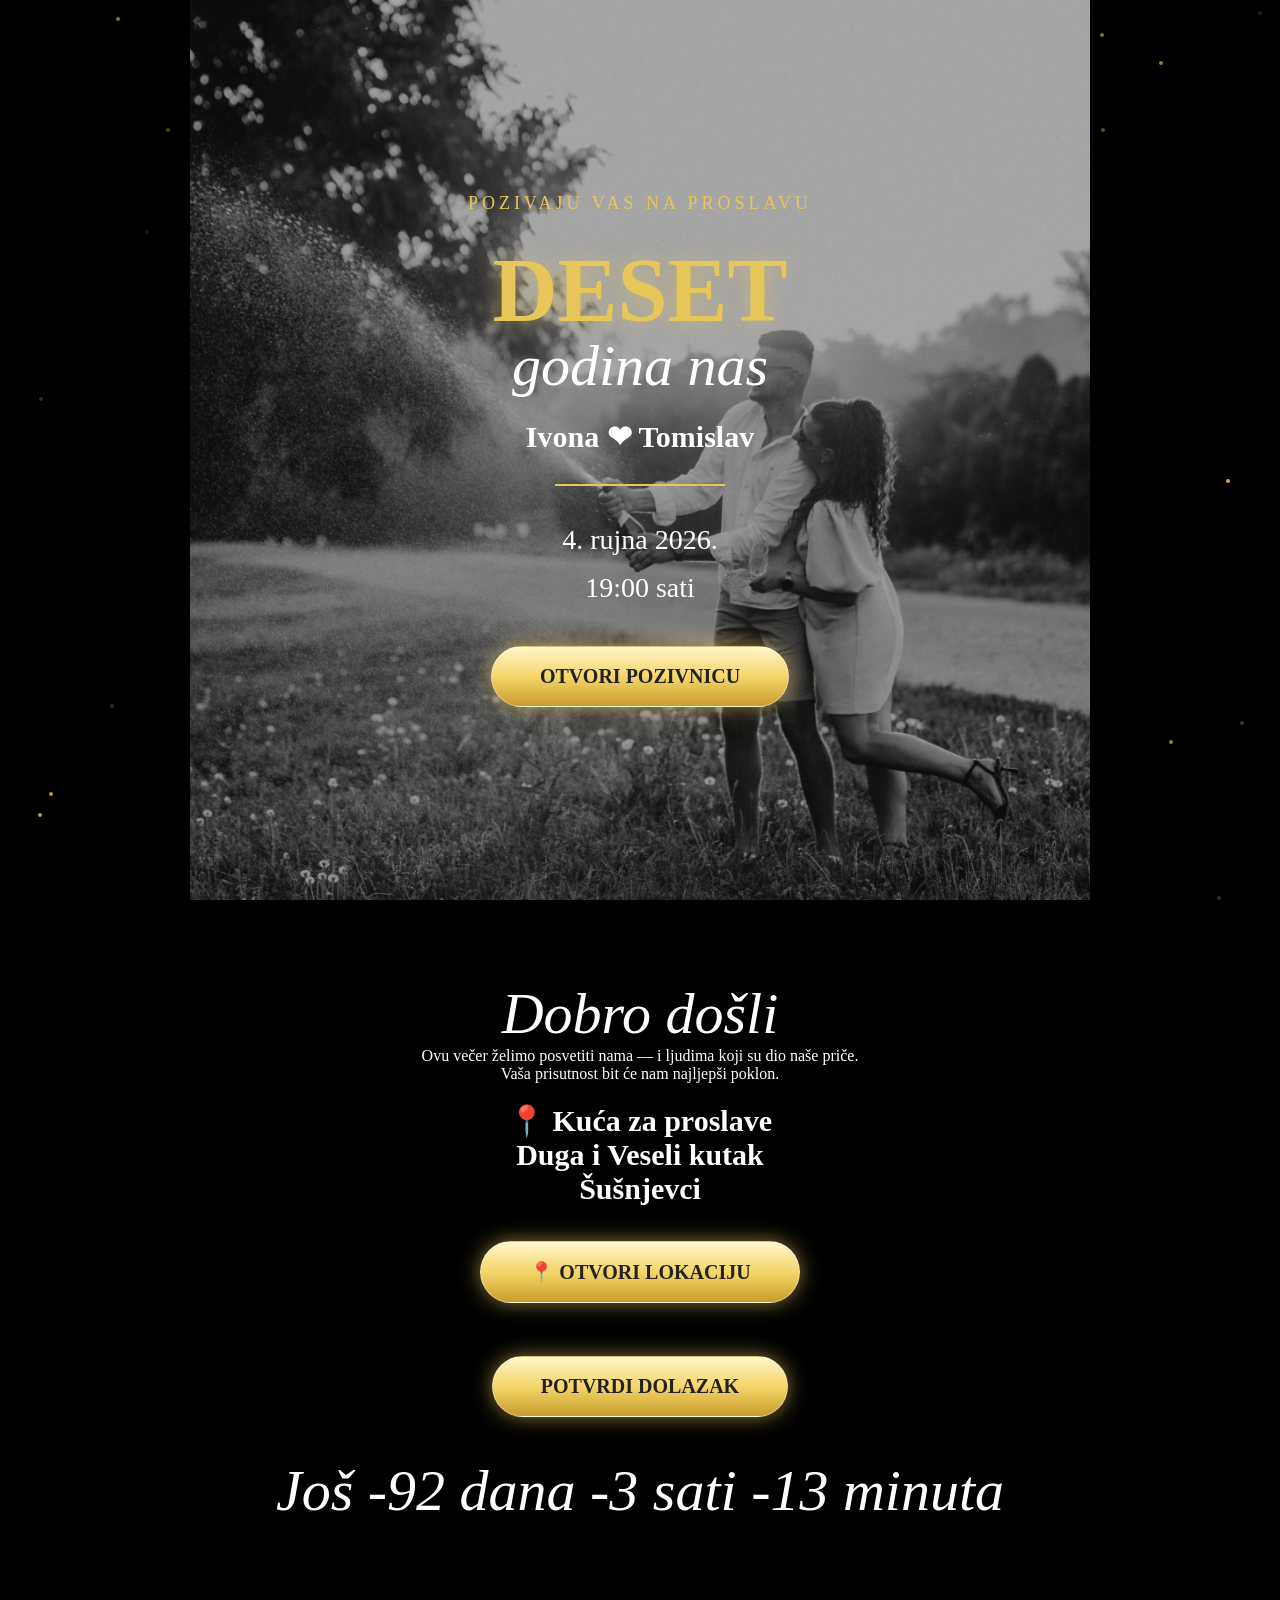
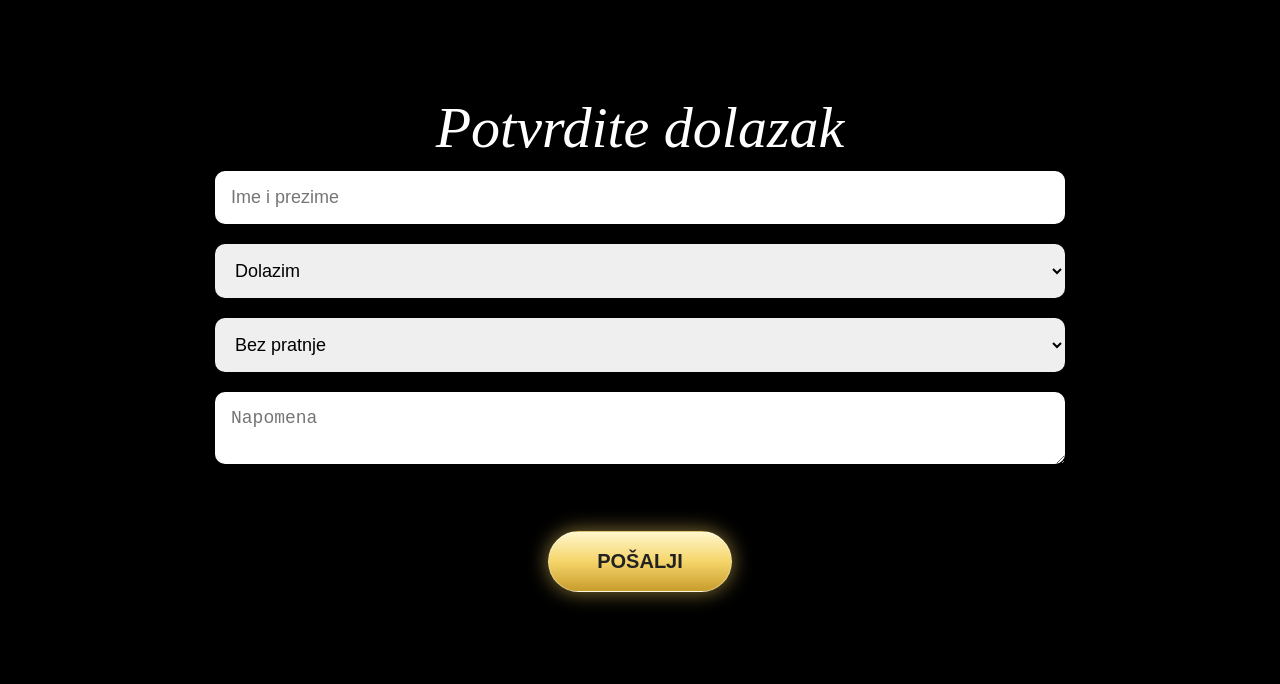
<file: index.html>
<!DOCTYPE html>
<html lang="hr">

<head>

<meta charset="UTF-8">

<meta name="viewport" content="width=device-width, initial-scale=1.0">

<title>Ivona & Tomislav</title>

<link rel="stylesheet" href="style.css">

<link href="https://fonts.googleapis.com/css2?family=Cinzel:wght@400;600;700&family=Pinyon+Script&display=swap" rel="stylesheet">

</head>

<body>

<div id="particles"></div>

<section class="hero">

<div class="overlay"></div>

<img src="naslovna.jpg" class="hero-image">

<div class="content">

<p class="invite">POZIVAJU VAS NA PROSLAVU</p>

<h1>DESET</h1>

<h2>godina nas</h2>

<h3>Ivona ❤ Tomislav</h3>

<div class="line"></div>

<p class="datum">

4. rujna 2026.<br>

19:00 sati

</p>

<a href="pozivnica.html" class="button">

OTVORI POZIVNICU

</a>

</div>

</section>

<section id="pozivnica">

<h2>Dobro došli</h2>

<p>

Ovu večer želimo posvetiti nama — i ljudima koji su dio naše priče.

</p>

<p>

Vaša prisutnost bit će nam najljepši poklon.

</p>

<h3>

📍 Kuća za proslave<br>

Duga i Veseli kutak<br>

Šušnjevci

</h3>

<a class="button"
href="https://maps.app.goo.gl/kVGua7w5Pyuj1Esq9?g_st=ac"
target="_blank">
📍 OTVORI LOKACIJU
</a>
<br><br>

<a class="button"

href="#rsvp">

POTVRDI DOLAZAK

</a>

</section>

<section id="rsvp">

<h2>Potvrdite dolazak</h2>

<form>

<input type="text" placeholder="Ime i prezime">

<select>

<option>Dolazim</option>

<option>Ne dolazim</option>

</select>

<select>

<option>Bez pratnje</option>

<option>Dolazim s pratnjom</option>

</select>

<textarea placeholder="Napomena"></textarea>

<br><br>

<button class="button">

POŠALJI

</button>

</form>

</section>

<script src="script.js"></script>

</body>

</html>
</file>
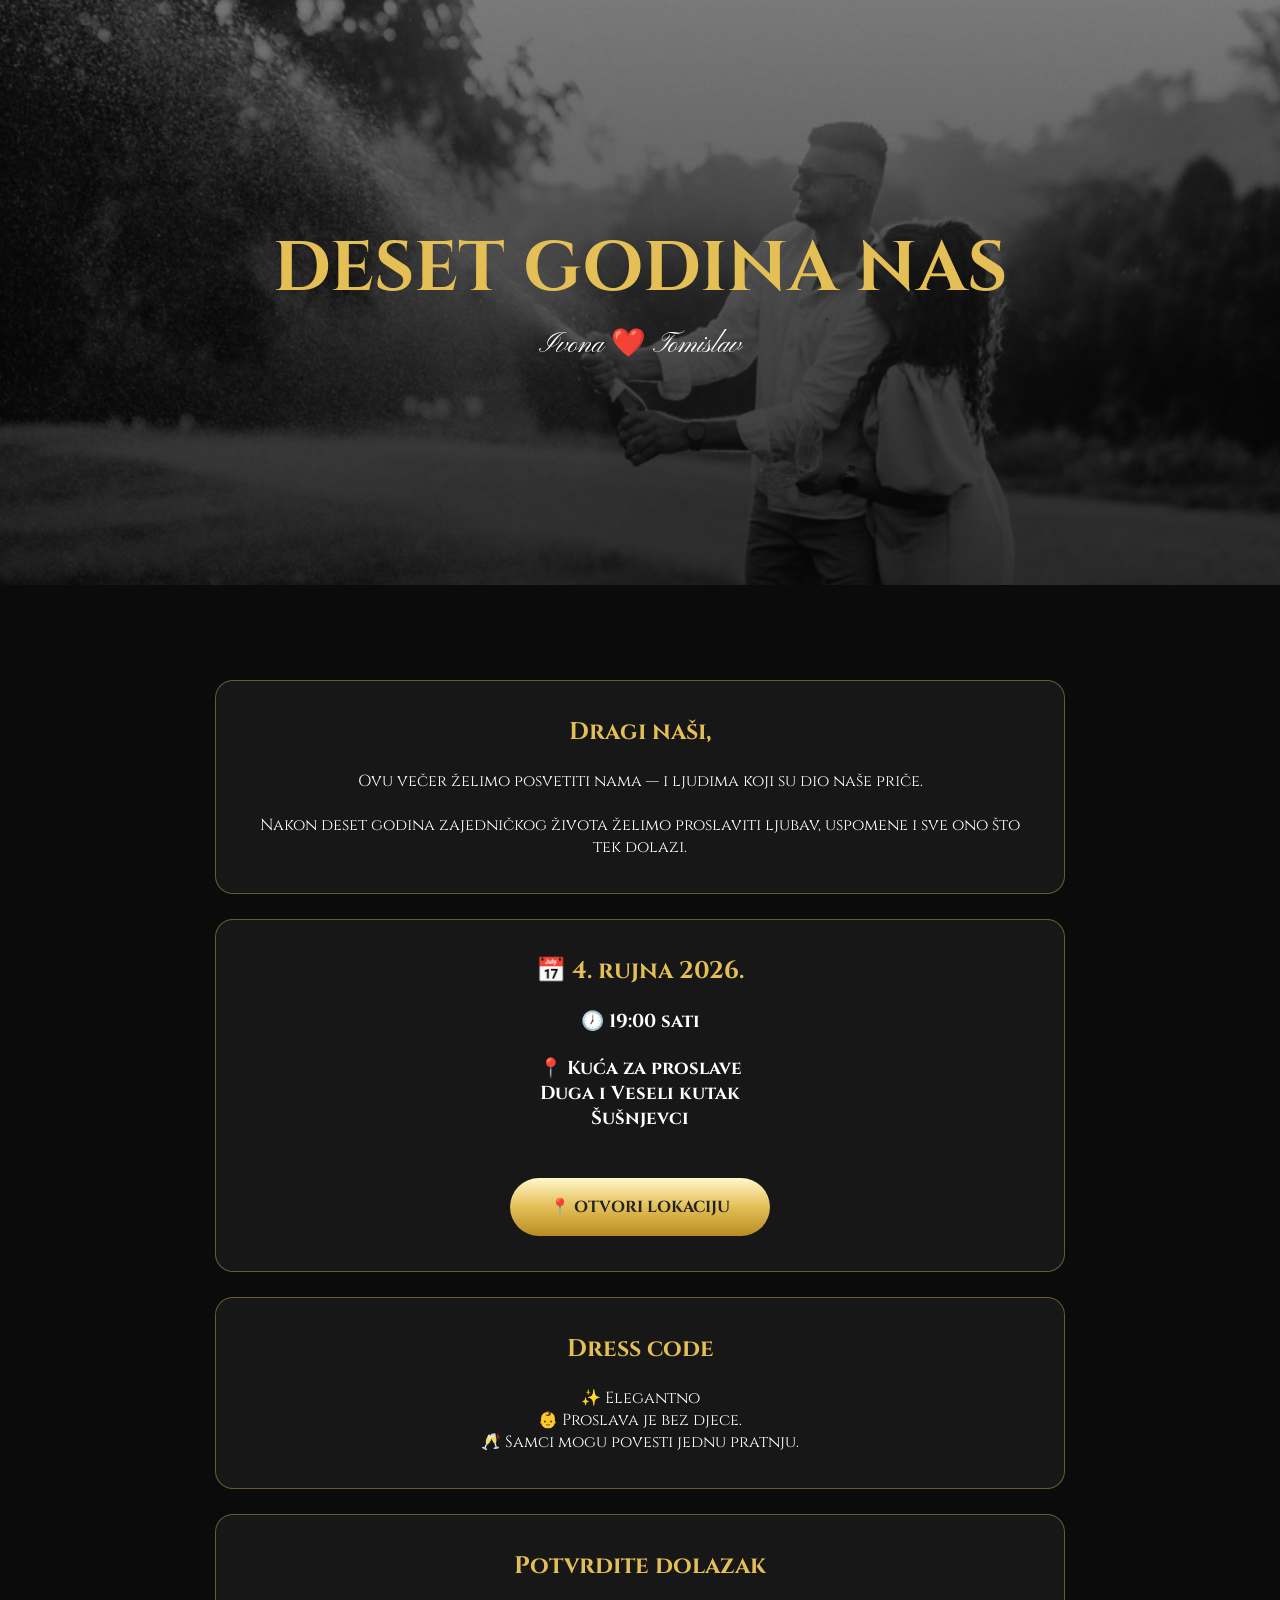
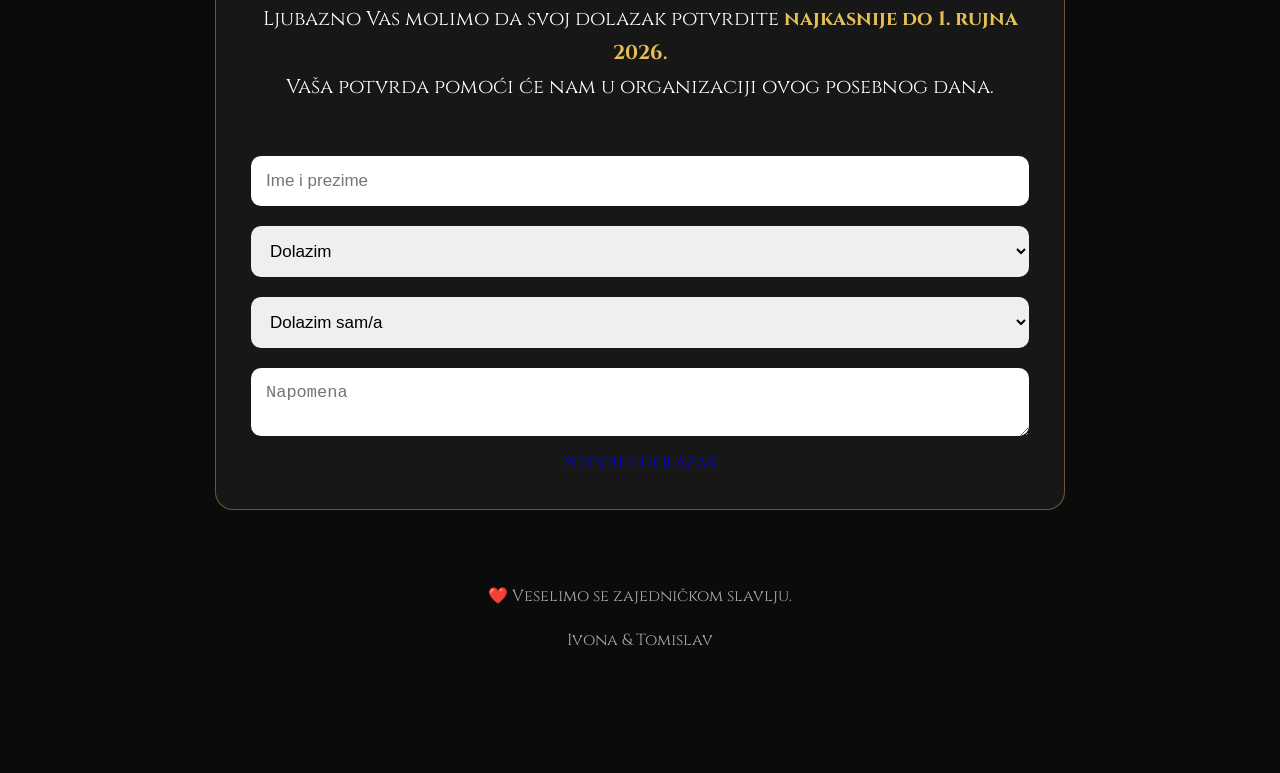
<file: pozivnica.html>
<!DOCTYPE html>
<html lang="hr">
<head>
<meta charset="UTF-8">
<meta name="viewport" content="width=device-width, initial-scale=1.0">

<title>Ivona & Tomislav</title>

<link href="https://fonts.googleapis.com/css2?family=Cinzel:wght@400;600;700&family=Pinyon+Script&display=swap" rel="stylesheet">

<style>

*{
margin:0;
padding:0;
box-sizing:border-box;
}

body{
background:#0b0b0b;
color:white;
font-family:'Cinzel',serif;
}

header{

height:65vh;

background:
linear-gradient(rgba(0,0,0,.45),rgba(0,0,0,.75)),
url("naslovna.jpg");

background-size:cover;
background-position:center;

display:flex;

justify-content:center;

align-items:center;

text-align:center;

padding:20px;

}

h1{

font-size:70px;

color:#e3bf55;

}

.subtitle{

font-size:28px;

font-family:'Pinyon Script',cursive;

margin-top:10px;

}

section{

max-width:900px;

margin:auto;

padding:70px 25px;

text-align:center;

}

.gold{

color:#e3bf55;

}

.card{

background:#171717;

border:1px solid rgba(227,191,85,.4);

border-radius:18px;

padding:35px;

margin:25px 0;

}

.button{

display:inline-block;

margin-top:25px;

padding:18px 40px;

background:linear-gradient(180deg,#fff6c9,#e3bf55,#b98b23);

color:#222;

text-decoration:none;

font-weight:bold;

border-radius:50px;

}

.count{

font-size:32px;

color:#e3bf55;

margin-top:20px;

}

input,select,textarea{

width:100%;

padding:15px;

margin:10px 0;

border-radius:10px;

border:none;

font-size:17px;

}

button{

padding:18px 40px;

background:#e3bf55;

border:none;

border-radius:50px;

font-size:20px;

font-weight:bold;

cursor:pointer;

}

footer{

padding:50px;

text-align:center;

color:#aaa;

}

</style>

</head>

<body>

<header>

<div>

<h1>DESET GODINA NAS</h1>

<div class="subtitle">

Ivona ❤️ Tomislav

</div>

</div>

</header>

<section>

<div class="card">

<h2 class="gold">Dragi naši,</h2>

<br>

<p>

Ovu večer želimo posvetiti nama —

i ljudima koji su dio naše priče.

</p>

<br>

<p>

Nakon deset godina zajedničkog života

želimo proslaviti ljubav,

uspomene i sve ono što tek dolazi.

</p>

</div>

<div class="card">

<h2 class="gold">

📅 4. rujna 2026.

</h2>

<br>

<h3>

🕖 19:00 sati

</h3>

<br>

<h3>

📍 Kuća za proslave

<br>

Duga i Veseli kutak

<br>

Šušnjevci

</h3>

<br>

<a class="button"

href="https://maps.app.goo.gl/kVGua7w5Pyuj1Esq9?g_st=ac"

target="_blank">

📍 OTVORI LOKACIJU

</a>

</div>

<div class="card">

<h2 class="gold">

Dress code

</h2>

<br>

<p>

✨ Elegantno

</p>

<p>

👶 Proslava je bez djece.

</p>

<p>

🥂 Samci mogu povesti jednu pratnju.

</p>

</div>

<div class="card">

<h2 class="gold">
Potvrdite dolazak
</h2>

<p style="margin:20px 0;font-size:20px;line-height:1.7;color:#ffffff;">
Ljubazno Vas molimo da svoj dolazak potvrdite
<strong style="color:#e3bf55;">najkasnije do 1. rujna 2026.</strong><br>
Vaša potvrda pomoći će nam u organizaciji ovog posebnog dana.
</p>

<br>

<input placeholder="Ime i prezime">

<select>

<option>Dolazim</option>

<option>Ne dolazim</option>

</select>

<select>

<option>Dolazim sam/a</option>

<option>Dolazim s pratnjom</option>

</select>

<textarea placeholder="Napomena"></textarea>

<br>

<a href="https://docs.google.com/forms/d/e/1FAIpQLSf59scuYfOVaJX2j_07gKV-7ON_PH3ooZ1Xyr1EQ-JX_CDUCQ/viewform?usp=publish-editor" target="_blank">
POTVRDI DOLAZAK
</a>
</div>

<footer>

❤️

Veselimo se zajedničkom slavlju.

<br><br>

Ivona & Tomislav

</footer>

</section>

</body>

</html>
</file>
<file: style.css>
*{
    margin:0;
    padding:0;
    box-sizing:border-box;
}

html{
    scroll-behavior:smooth;
}

body{
    background:#000;
    color:#fff;
    font-family:Georgia,serif;
    overflow-x:hidden;
}

.hero{
    position:relative;
    width:100%;
    height:100vh;
    display:flex;
    justify-content:center;
    align-items:center;
    overflow:hidden;
}

.hero-image{
    position:absolute;
    top:0;
    left:0;
    width:100%;
    height:100%;
    object-fit:cover;
    object-position:center center;
    filter:brightness(0.75);
}

.overlay{
    position:absolute;
    inset:0;
    background:rgba(0,0,0,.30);
}

.content{
    position:relative;
    z-index:10;
    text-align:center;
    padding:20px;
}

.invite{
    color:#e7c65a;
    letter-spacing:4px;
    font-size:18px;
    margin-bottom:25px;
}

h1{
    color:#e7c65a;
    font-size:90px;
    text-shadow:0 0 20px rgba(231,198,90,.5);
}

h2{
    color:white;
    font-size:58px;
    font-style:italic;
    font-weight:300;
    margin-top:-10px;
}

h3{
    font-size:30px;
    margin-top:20px;
}

.line{
    width:170px;
    height:2px;
    background:#e7c65a;
    margin:30px auto;
}

.datum{
    font-size:28px;
    line-height:1.7;
}

.button{

display:inline-block;

margin-top:35px;

padding:18px 48px;

background:linear-gradient(180deg,#fff7cc,#f5d56a,#c89d2c);

color:#222;

font-weight:bold;

font-size:20px;

text-decoration:none;

border-radius:50px;

border:1px solid rgba(255,255,255,.35);

box-shadow:0 0 20px rgba(231,198,90,.6);

transition:.3s;

}

.button:hover{

transform:scale(1.05);

box-shadow:0 0 35px rgba(231,198,90,.9);

}

section{

padding:90px 25px;

text-align:center;

max-width:900px;

margin:auto;

}

input,
select,
textarea{

width:100%;

padding:16px;

margin:10px 0;

border-radius:10px;

border:none;

font-size:18px;

}

#particles{

position:fixed;

inset:0;

pointer-events:none;

}
</file>
